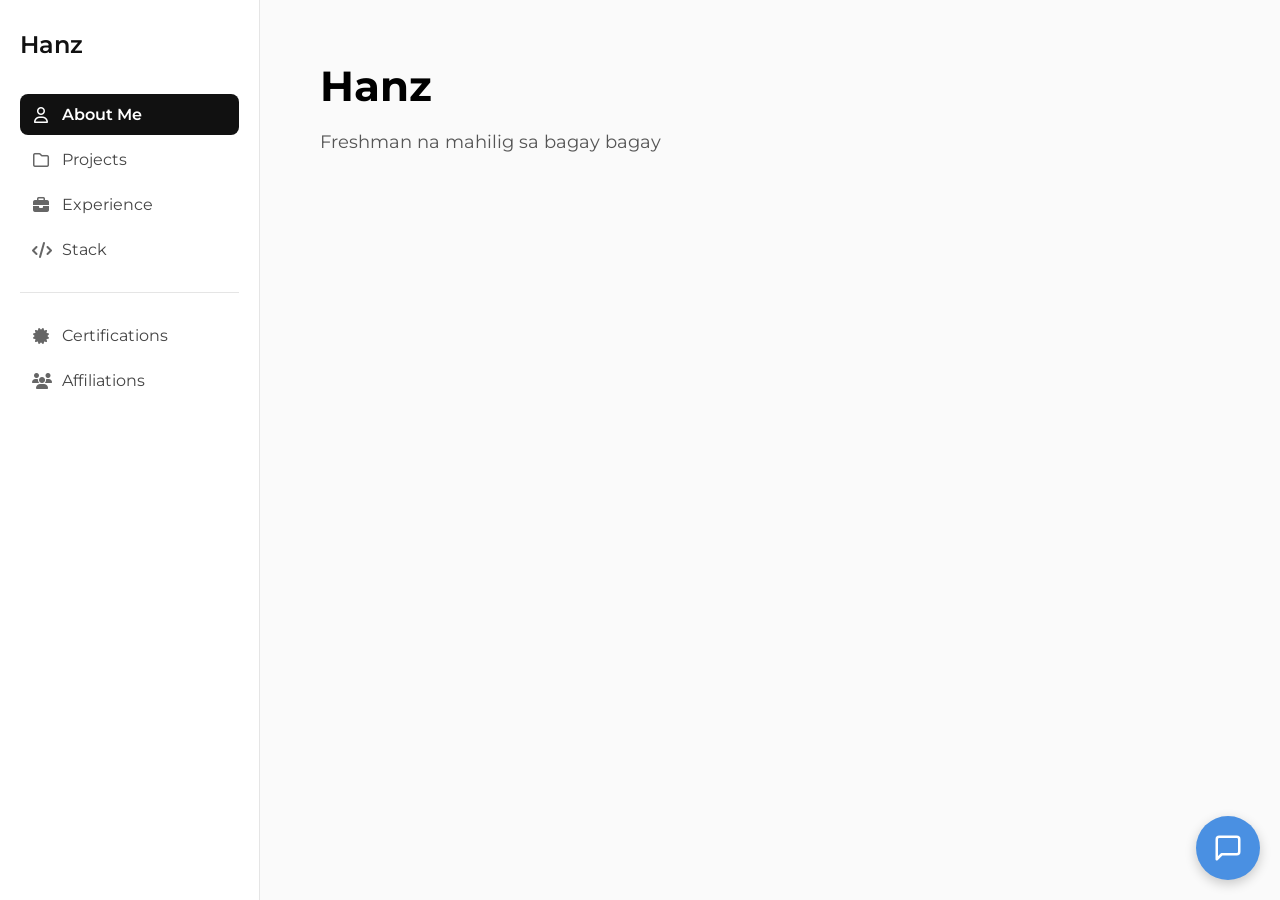
<file: index.html>
<!DOCTYPE html>
<html lang="en">
<head>
    <meta charset="UTF-8">
    <meta name="viewport" content="width=device-width, initial-scale=1.0">
    <title>Portfolio</title>

    <!-- Google Font -->
    <link rel="preconnect" href="https://fonts.googleapis.com">
    <link rel="preconnect" href="https://fonts.gstatic.com" crossorigin>
    <link href="https://fonts.googleapis.com/css2?family=Montserrat:wght@400;500;600&display=swap" rel="stylesheet">

    <!-- Font Awesome Icons -->
    <link rel="stylesheet" href="https://cdnjs.cloudflare.com/ajax/libs/font-awesome/6.7.2/css/all.min.css">

    <link rel="stylesheet" href="style.css">
</head>

<body>

    <!-- Sidebar -->
    <aside class="sidebar">

        <div class="logo">
            <h2>Hanz</h2>
        </div>

        <nav>

            <div class="section">

                <a href="index.html" class="nav-item active">
                    <i class="fa-regular fa-user"></i>
                    About Me
                </a>

                <a href="project.html" class="nav-item">
                    <i class="fa-regular fa-folder"></i>
                    Projects
                </a>

                <a href="experience.html" class="nav-item">
                    <i class="fa-solid fa-briefcase"></i>
                    Experience
                </a>

                <a href="stack.html" class="nav-item">
                    <i class="fa-solid fa-code"></i>
                    Stack
                </a>

            </div>

            <hr>

            <div class="section">

                <a href="certifications.html" class="nav-item">
                    <i class="fa-solid fa-certificate"></i>
                    Certifications
                </a>

                <a href="affiliations.html" class="nav-item">
                    <i class="fa-solid fa-users"></i>
                    Affiliations
                </a>

            </div>

        </nav>

    </aside>

    <!-- Main Content -->
    <main class="content">

        <h1>Hanz</h1>

        <p>
            Freshman na mahilig sa bagay bagay
        </p>

    </main>

    <!-- Paste before </body> -->
    <div id="chat-widget" class="chat-widget">
  <button id="chat-toggle" aria-label="Open chat">
    <svg width="30" height="30" viewBox="0 0 24 24" fill="none" stroke="currentColor" stroke-width="2" stroke-linecap="round" stroke-linejoin="round">
      <path d="M21 15a2 2 0 0 1-2 2H7l-4 4V5a2 2 0 0 1 2-2h14a2 2 0 0 1 2 2z"/>
    </svg>
  </button>
  <div id="chat-panel" class="chat-panel hidden">
    <div class="chat-header">
      <span>Support Bot</span>
      <button id="chat-close">×</button>
    </div>
    <div id="chat-messages" class="chat-messages"></div>
    <form id="chat-form" class="chat-form">
      <input id="chat-input" type="text" placeholder="Type your question..." autocomplete="off" />
      <button type="submit">Send</button>
    </form>
  </div>
</div>

<style>
  .chat-widget { position: fixed; bottom: 20px; right: 20px; z-index: 9999; }
  #chat-toggle {
    width: 64px; height: 64px; border-radius: 50%;
    border: none; background: #4A90E2; color: #fff;
    cursor: pointer; box-shadow: 0 4px 12px rgba(0,0,0,.2);
    display: flex; align-items: center; justify-content: center;
  }
  .chat-panel {
    position: absolute; bottom: 78px; right: 0;
    width: 320px; height: 420px; background: #fff;
    border-radius: 12px; box-shadow: 0 8px 24px rgba(0,0,0,.15);
    display: flex; flex-direction: column; overflow: hidden;
  }
  .chat-panel.hidden { display: none; }
  .chat-header {
    background: #4A90E2; color: #fff; padding: 12px 16px;
    display: flex; justify-content: space-between; align-items: center;
    font-weight: 600;
  }
  .chat-header button { background: none; border: none; color: #fff; font-size: 20px; cursor: pointer; }
  .chat-messages { flex: 1; padding: 12px; overflow-y: auto; display: flex; flex-direction: column; gap: 8px; }
  .msg { max-width: 80%; padding: 8px 12px; border-radius: 12px; font-size: 14px; line-height: 1.4; }
  .msg.bot { background: #f0f0f0; align-self: flex-start; border-bottom-left-radius: 4px; }
  .msg.user { background: #4A90E2; color: #fff; align-self: flex-end; border-bottom-right-radius: 4px; }
  .chat-form { display: flex; border-top: 1px solid #eee; }
  .chat-form input { flex: 1; border: none; padding: 12px; font-size: 14px; outline: none; }
  .chat-form button { border: none; background: #4A90E2; color: #fff; padding: 12px 16px; cursor: pointer; }
</style>

<script>
(function() {
  const faqs = [
    { keywords: ["opening", "launch", "start", "begin", "play", "run", "execute", "open", "game", "how to open", "how to launch", "how to play", "how to run"],
      answer: "To open the game, simply download the .rar file on your desktop then extract it and double-click the game executable, typically named (GameName).exe" },
    { keywords: ["setting", "setup", "configure", "install", "prepare", "ready", "get started", "how to start", "how to set up", "how to configure", "how to install"],
      answer: "To set up the game, download the .rar file on your desktop, extract it, and double-click the game executable, typically named (GameName).exe" },
    { keywords: ["contact", "support", "help"],
      answer: "For assistance, you can reach our support team at support@example.com or call us at (555) 123-4567, Mon–Fri 9 AM–5 PM EST." },
    { keywords: ["price", "cost", "how much", "pricing"],
      answer: "No current pricing information available. Please check our website or contact support for more details." },
    { keywords: ["contact", "human", "support", "help", "talk to"],
      answer: "You can reach our team at support@example.com or call us at (555) 123-4567, Mon–Fri 9 AM–5 PM EST." },
  ];

  const intro = "Hi! I'm here to help.\n\nWhat can I assist you with? Try asking about Opening the game, Setting it up, or Contacting support.";

  const toggle = document.getElementById('chat-toggle');
  const panel  = document.getElementById('chat-panel');
  const close  = document.getElementById('chat-close');
  const form   = document.getElementById('chat-form');
  const input  = document.getElementById('chat-input');
  const msgs   = document.getElementById('chat-messages');

  let started = false;

  function addMsg(text, role) {
    const div = document.createElement('div');
    div.className = `msg ${role}`;
    div.innerHTML = text;
    msgs.appendChild(div);
    msgs.scrollTop = msgs.scrollHeight;
  }

  function getResponse(text) {
    const lower = text.toLowerCase();
    for (const faq of faqs) {
      if (faq.keywords.some(k => lower.includes(k))) return faq.answer;
    }
    return "I'm not sure about that one. Try asking about <b>opening</b>, <b>setting up</b>, or <b>contacting support</b> — or email us at support@example.com.";
  }

  toggle.onclick = () => {
    panel.classList.toggle('hidden');
    if (!started) { addMsg(intro, 'bot'); started = true; }
    input.focus();
  };
  close.onclick = () => panel.classList.add('hidden');

  form.onsubmit = (e) => {
    e.preventDefault();
    const text = input.value.trim();
    if (!text) return;
    addMsg(text, 'user');
    input.value = '';
    setTimeout(() => addMsg(getResponse(text), 'bot'), 400);
  };
})();
</script>   

</body>
</html>
</file>
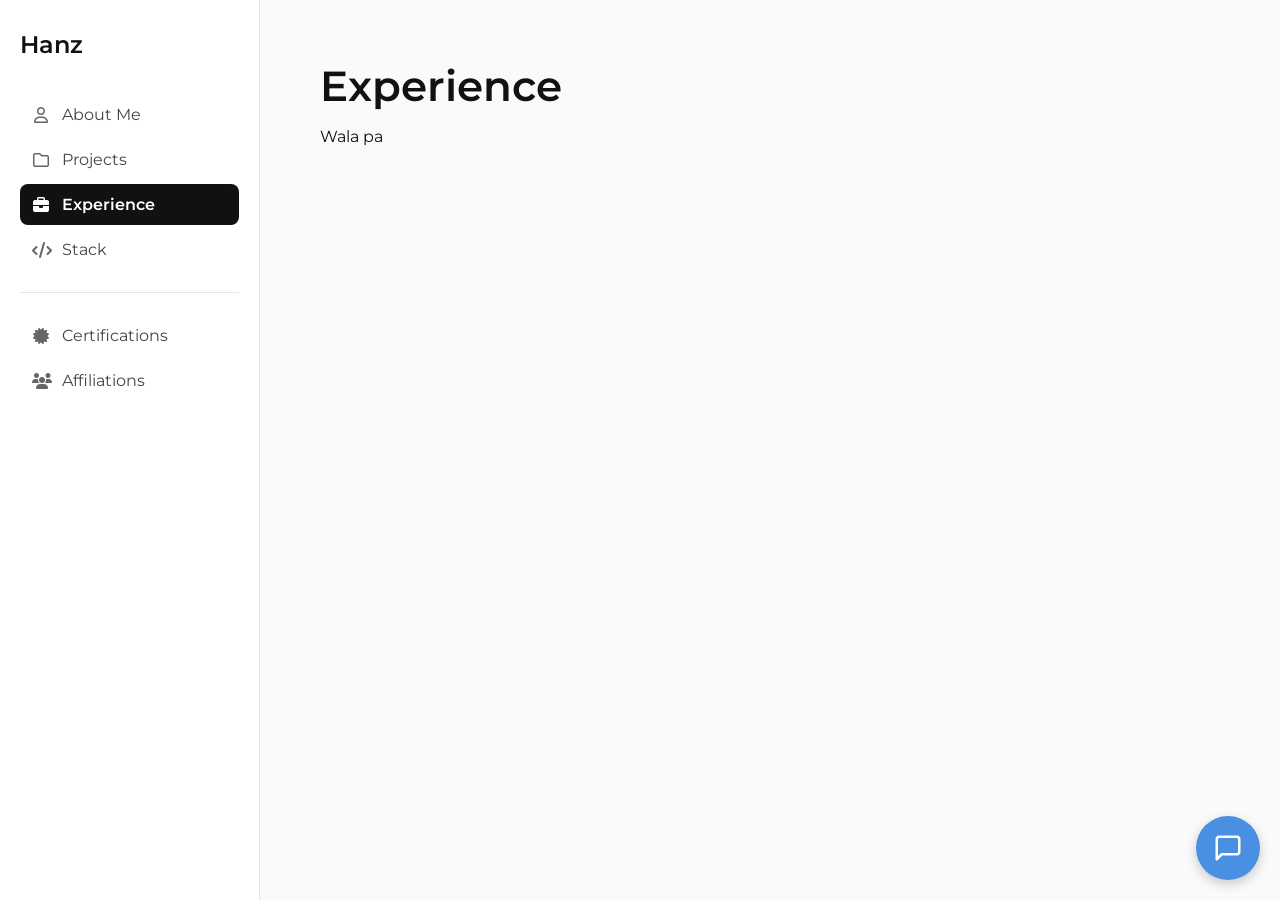
<file: experience.html>
<!DOCTYPE html>
<html lang="en">
<head>
    <meta charset="UTF-8">
    <meta name="viewport" content="width=device-width, initial-scale=1.0">
    <title>Portfolio</title>

    <!-- Google Font -->
    <link rel="preconnect" href="https://fonts.googleapis.com">
    <link rel="preconnect" href="https://fonts.gstatic.com" crossorigin>
    <link href="https://fonts.googleapis.com/css2?family=Montserrat:wght@400;500;600&display=swap" rel="stylesheet">

    <!-- Font Awesome Icons -->
    <link rel="stylesheet"
        href="https://cdnjs.cloudflare.com/ajax/libs/font-awesome/6.7.2/css/all.min.css">

    <link rel="stylesheet" href="project.css">
</head>

<body>

    <!-- Sidebar -->
    <aside class="sidebar">

        <div class="logo">
            <h2>Hanz</h2>
        </div>

        <nav>

            <div class="section">

                <a href="index.html" class="nav-item">
                    <i class="fa-regular fa-user"></i>
                    About Me
                </a>

                <a href="project.html" class="nav-item">
                    <i class="fa-regular fa-folder"></i>
                    Projects
                </a>

                <a href="experience.html" class="nav-item active">
                    <i class="fa-solid fa-briefcase"></i>
                    Experience
                </a>

                <a href="stack.html" class="nav-item">
                    <i class="fa-solid fa-code"></i>
                    Stack
                </a>

            </div>

            <hr>

            <div class="section">

                <a href="certifications.html" class="nav-item">
                    <i class="fa-solid fa-certificate"></i>
                    Certifications
                </a>

                <a href="affiliations.html" class="nav-item">
                    <i class="fa-solid fa-users"></i>
                    Affiliations
                </a>

            </div>

        </nav>

    </aside>

    <!-- Main Content -->
    <main class="content">

        <h1>Experience</h1>

        <p>
            Wala pa
        </p>

    </main>

<!-- Paste before </body> -->
    <div id="chat-widget" class="chat-widget">
  <button id="chat-toggle" aria-label="Open chat">
    <svg width="30" height="30" viewBox="0 0 24 24" fill="none" stroke="currentColor" stroke-width="2" stroke-linecap="round" stroke-linejoin="round">
      <path d="M21 15a2 2 0 0 1-2 2H7l-4 4V5a2 2 0 0 1 2-2h14a2 2 0 0 1 2 2z"/>
    </svg>
  </button>
  <div id="chat-panel" class="chat-panel hidden">
    <div class="chat-header">
      <span>Support Bot</span>
      <button id="chat-close">×</button>
    </div>
    <div id="chat-messages" class="chat-messages"></div>
    <form id="chat-form" class="chat-form">
      <input id="chat-input" type="text" placeholder="Type your question..." autocomplete="off" />
      <button type="submit">Send</button>
    </form>
  </div>
</div>

<style>
  .chat-widget { position: fixed; bottom: 20px; right: 20px; z-index: 9999; }
  #chat-toggle {
    width: 64px; height: 64px; border-radius: 50%;
    border: none; background: #4A90E2; color: #fff;
    cursor: pointer; box-shadow: 0 4px 12px rgba(0,0,0,.2);
    display: flex; align-items: center; justify-content: center;
  }
  .chat-panel {
    position: absolute; bottom: 78px; right: 0;
    width: 320px; height: 420px; background: #fff;
    border-radius: 12px; box-shadow: 0 8px 24px rgba(0,0,0,.15);
    display: flex; flex-direction: column; overflow: hidden;
  }
  .chat-panel.hidden { display: none; }
  .chat-header {
    background: #4A90E2; color: #fff; padding: 12px 16px;
    display: flex; justify-content: space-between; align-items: center;
    font-weight: 600;
  }
  .chat-header button { background: none; border: none; color: #fff; font-size: 20px; cursor: pointer; }
  .chat-messages { flex: 1; padding: 12px; overflow-y: auto; display: flex; flex-direction: column; gap: 8px; }
  .msg { max-width: 80%; padding: 8px 12px; border-radius: 12px; font-size: 14px; line-height: 1.4; }
  .msg.bot { background: #f0f0f0; align-self: flex-start; border-bottom-left-radius: 4px; }
  .msg.user { background: #4A90E2; color: #fff; align-self: flex-end; border-bottom-right-radius: 4px; }
  .chat-form { display: flex; border-top: 1px solid #eee; }
  .chat-form input { flex: 1; border: none; padding: 12px; font-size: 14px; outline: none; }
  .chat-form button { border: none; background: #4A90E2; color: #fff; padding: 12px 16px; cursor: pointer; }
</style>

<script>
(function() {
  const faqs = [
    { keywords: ["opening", "launch", "start", "begin", "play", "run", "execute", "open", "game", "how to open", "how to launch", "how to play", "how to run"],
      answer: "To open the game, simply download the .rar file on your desktop then extract it and double-click the game executable, typically named (GameName).exe" },
    { keywords: ["setting", "setup", "configure", "install", "prepare", "ready", "get started", "how to start", "how to set up", "how to configure", "how to install"],
      answer: "To set up the game, download the .rar file on your desktop, extract it, and double-click the game executable, typically named (GameName).exe" },
    { keywords: ["contact", "support", "help"],
      answer: "For assistance, you can reach our support team at support@example.com or call us at (555) 123-4567, Mon–Fri 9 AM–5 PM EST." },
    { keywords: ["price", "cost", "how much", "pricing"],
      answer: "No current pricing information available. Please check our website or contact support for more details." },
    { keywords: ["contact", "human", "support", "help", "talk to"],
      answer: "You can reach our team at support@example.com or call us at (555) 123-4567, Mon–Fri 9 AM–5 PM EST." },
  ];

  const intro = "Hi! I'm here to help.\n\nWhat can I assist you with? Try asking about Opening the game, Setting it up, or Contacting support.";

  const toggle = document.getElementById('chat-toggle');
  const panel  = document.getElementById('chat-panel');
  const close  = document.getElementById('chat-close');
  const form   = document.getElementById('chat-form');
  const input  = document.getElementById('chat-input');
  const msgs   = document.getElementById('chat-messages');

  let started = false;

  function addMsg(text, role) {
    const div = document.createElement('div');
    div.className = `msg ${role}`;
    div.innerHTML = text;
    msgs.appendChild(div);
    msgs.scrollTop = msgs.scrollHeight;
  }

  function getResponse(text) {
    const lower = text.toLowerCase();
    for (const faq of faqs) {
      if (faq.keywords.some(k => lower.includes(k))) return faq.answer;
    }
    return "I'm not sure about that one. Try asking about <b>opening</b>, <b>setting up</b>, or <b>contacting support</b> — or email us at support@example.com.";
  }

  toggle.onclick = () => {
    panel.classList.toggle('hidden');
    if (!started) { addMsg(intro, 'bot'); started = true; }
    input.focus();
  };
  close.onclick = () => panel.classList.add('hidden');

  form.onsubmit = (e) => {
    e.preventDefault();
    const text = input.value.trim();
    if (!text) return;
    addMsg(text, 'user');
    input.value = '';
    setTimeout(() => addMsg(getResponse(text), 'bot'), 400);
  };
})();
</script>   

</body>
</html>
</file>
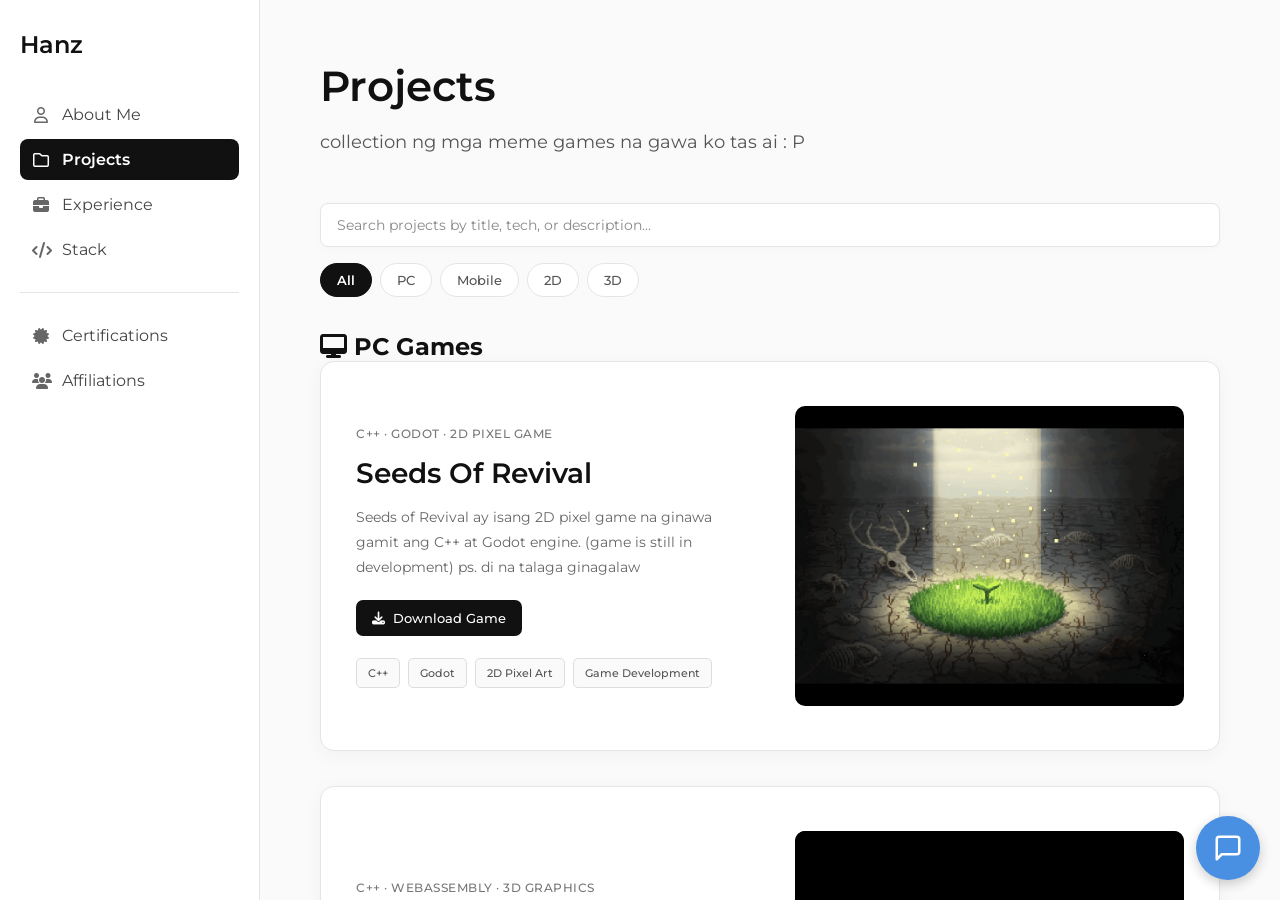
<file: project.html>
<!DOCTYPE html>
<html lang="en">

<head>

    <meta charset="UTF-8">

    <meta name="viewport" content="width=device-width, initial-scale=1.0">

    <title>Portfolio - Projects</title>


    <!-- Google Font -->
    <link rel="preconnect" href="https://fonts.googleapis.com">

    <link rel="preconnect" href="https://fonts.gstatic.com" crossorigin>

    <link
        href="https://fonts.googleapis.com/css2?family=Montserrat:wght@400;500;600&display=swap"
        rel="stylesheet"
    >


    <!-- Font Awesome Icons -->
    <link
        rel="stylesheet"
        href="https://cdnjs.cloudflare.com/ajax/libs/font-awesome/6.7.2/css/all.min.css"
    >


    <!-- Project CSS -->
    <link rel="stylesheet" href="project.css">

</head>


<body>


    <!-- ==========================================
         SIDEBAR
    =========================================== -->

    <aside class="sidebar">


        <div class="logo">

            <h2>Hanz</h2>

        </div>


        <nav>


            <div class="section">


                <a href="index.html" class="nav-item">

                    <i class="fa-regular fa-user"></i>

                    About Me

                </a>


                <a href="project.html" class="nav-item active">

                    <i class="fa-regular fa-folder"></i>

                    Projects

                </a>


                <a href="experience.html" class="nav-item">

                    <i class="fa-solid fa-briefcase"></i>

                    Experience

                </a>


                <a href="stack.html" class="nav-item">

                    <i class="fa-solid fa-code"></i>

                    Stack

                </a>


            </div>


            <hr>


            <div class="section">


                <a href="certifications.html" class="nav-item">

                    <i class="fa-solid fa-certificate"></i>

                    Certifications

                </a>


                <a href="affiliations.html" class="nav-item">

                    <i class="fa-solid fa-users"></i>

                    Affiliations

                </a>


            </div>


        </nav>


    </aside>



    <!-- ==========================================
         MAIN CONTENT
    =========================================== -->

    <main class="content">

    <h1>Projects</h1>

    <p class="projects-intro">
        collection ng mga meme games na gawa ko tas ai : P
    </p>

    <!-- SEARCH & FILTER CONTROLS -->
    <div class="project-controls">
        <input 
            type="text" 
            id="projectSearch" 
            placeholder="Search projects by title, tech, or description..." 
            onkeyup="filterProjects()"
        >

        <div class="filter-tabs">
            <button class="filter-btn active" data-category="all" onclick="toggleFilter('all', this)">All</button>
            <button class="filter-btn" data-category="pc" onclick="toggleFilter('pc', this)">PC</button>
            <button class="filter-btn" data-category="mobile" onclick="toggleFilter('mobile', this)">Mobile</button>
            <button class="filter-btn" data-category="2d" onclick="toggleFilter('2d', this)">2D</button>
            <button class="filter-btn" data-category="3d" onclick="toggleFilter('3d', this)">3D</button>
        </div>
    </div>

    <!-- PC GAMES SECTION -->
    <section class="game-category-section" id="pc-section">
        <h2 class="section-title"><i class="fa-solid fa-desktop"></i> PC Games</h2>

        <!-- SEEDS OF REVIVAL -->
        <article class="project-card" data-platform="pc" data-dimension="2d">
            <div class="project-info">
                <span class="project-category">C++ · Godot · 2D Pixel Game</span>
                <h2>Seeds Of Revival</h2>
                <p>
                    Seeds of Revival ay isang 2D pixel game na ginawa gamit ang C++ at Godot engine.
                    (game is still in development) ps. di na talaga ginagalaw
                </p>
                <a href="games/SeedsOfRevival.rar" class="download-button" download>
                    <i class="fa-solid fa-download"></i> Download Game
                </a>
                <div class="project-tech">
                    <span>C++</span>
                    <span>Godot</span>
                    <span>2D Pixel Art</span>
                    <span>Game Development</span>
                </div>
            </div>
            <div class="project-media">
                <img src="gifs/SeedsOfRevival.gif" alt="Seeds Of Revival gameplay preview" class="project-gif">
            </div>
        </article>

        <!-- 3D ROTATING CUBE -->
        <article class="project-card" data-platform="pc" data-dimension="3d">
            <div class="project-info">
                <span class="project-category">C++ · WebAssembly · 3D Graphics</span>
                <h2>3D Rotating Cube</h2>
                <p>
                    3D cube na may basic na rotation at projection, gamit ang C++ at WebAssembly para sa mabilis na performance sa browser.
                </p>
                <div class="project-tech">
                    <span>C++</span>
                    <span>WebAssembly</span>
                    <span>Emscripten</span>
                    <span>JavaScript</span>
                </div>
            </div>
            <div class="project-media">
                <canvas id="cubeCanvas3D" width="800" height="600"></canvas>
            </div>
        </article>

        <!-- FETI BIRD -->
        <article class="project-card" data-platform="pc" data-dimension="2d">
            <div class="project-info">
                <span class="project-category">C++ · SFML · 2D Game · Game Development · Microsoft Visual Studio</span>
                <h2>Feti Bird</h2>
                <p>
                    Feti Bird ay isang 2D flappy bird game na ginawa gamit ang C++ at SFML library.
                    (game is still in development)
                </p>
                <a href="games/FetiBird.rar" class="download-button" download>
                    <i class="fa-solid fa-download"></i> Download Game
                </a>
                <div class="project-tech">
                    <span>C++</span>
                    <span>SFML</span>
                    <span>2D Game</span>
                    <span>Game Development</span>
                    <span>Microsoft Visual Studio</span>
                </div>
            </div>
            <div class="project-media">
                <img src="gifs/FetiBird.gif" alt="Feti Bird gameplay preview" class="project-gif">
            </div>
        </article>

        <!-- FCU PUNCH -->
        <article class="project-card" data-platform="pc" data-dimension="2d">
            <div class="project-info">
                <span class="project-category">C++ · SFML · 2D Game · Game Development · Microsoft Visual Studio</span>
                <h2>FCU Punch</h2>
                <p>
                    FCU Punch ay isang 2D fighting game na ginawa gamit ang C++ at SFML library.
                    (game is still in development)
                </p>
                <a href="games/FCUPunch.rar" class="download-button" download>
                    <i class="fa-solid fa-download"></i> Download Game
                </a>
                <div class="project-tech">
                    <span>C++</span>
                    <span>SFML</span>
                    <span>2D Game</span>
                    <span>Game Development</span>
                    <span>Microsoft Visual Studio</span>
                </div>
            </div>
            <div class="project-media">
                <img src="gifs/FCUPunch.gif" alt="FCU Punch gameplay preview" class="project-gif">
            </div>
        </article>
    </section>

    <!-- RCraft -->
        <article class="project-card" data-platform="pc" data-dimension="2d">
            <div class="project-info">
                <span class="project-category">C++ · SDL3 · Retro · Game Development · Microsoft Visual Studio</span>
                <h2>RCraft</h2>
                <p>
                    RCraft ay isang 2D retro game na ginawa gamit ang C++ at SDL3 library.
                    (game is still in development)
                </p>
                <a href="games/RCraft.rar" class="download-button" download>
                    <i class="fa-solid fa-download"></i> Download Game
                </a>
                <div class="project-tech">
                    <span>C++</span>
                    <span>SDL3</span>
                    <span>Retro Game</span>
                    <span>Game Development</span>
                    <span>Microsoft Visual Studio</span>
                </div>
            </div>
            <div class="project-media">
                <img src="gifs/RCraft.gif" alt="RCraft gameplay preview" class="project-gif">
            </div>
        </article>
    </section>

    <!-- MOBILE GAMES SECTION -->
    <section class="game-category-section" id="mobile-section">
        <h2 class="section-title"><i class="fa-solid fa-mobile-screen-button"></i> Mobile Games</h2>

        <!-- STIKMP -->
        <article class="project-card" data-platform="mobile" data-dimension="2d">
            <div class="project-info">
                <span class="project-category">C++ · SDL3 · Punching Game · Game Development · Microsoft Visual Studio</span>
                <h2>StikMP</h2>
                <p>
                    StikMP ay isang 2D punching game na ginawa gamit ang C++ at SDL3 library.
                    (game is still in development)
                </p>
                <a href="games/StikMP.apk" class="download-button" download>
                    <i class="fa-solid fa-download"></i> Download APK
                </a>
                <div class="project-tech">
                    <span>C++</span>
                    <span>SDL3</span>
                    <span>2D Game</span>
                    <span>Game Development</span>
                    <span>Microsoft Visual Studio</span>
                </div>
            </div>
            <div class="project-media">
                <img src="gifs/StikMP.gif" alt="StikMP gameplay preview" class="project-gif">
            </div>
        </article>

        <!-- STIKMP -->
        <article class="project-card" data-platform="mobile" data-dimension="2d">
            <div class="project-info">
                <span class="project-category">C++ · SDL3 · Stickman · Game Development · Microsoft Visual Studio</span>
                <h2>StikRTS</h2>
                <p>
                    StikRTS ay isang 2D stickman game na ginawa gamit ang C++ at SDL3 library.
                    (game is still in development)
                </p>
                <a href="games/StikRTS.apk" class="download-button" download>
                    <i class="fa-solid fa-download"></i> Download APK
                </a>
                <div class="project-tech">
                    <span>C++</span>
                    <span>SDL3</span>
                    <span>2D Game</span>
                    <span>Game Development</span>
                    <span>Microsoft Visual Studio</span>
                </div>
            </div>
            <div class="project-media">
                <img src="gifs/StikRTS.gif" alt="StikRTS gameplay preview" class="project-gif">
            </div>
        </article>

        

</main>

<script>
        const activeFilters = new Set();

        function toggleFilter(category, btnElement) {
            if (category === 'all') {
                activeFilters.clear();
                document.querySelectorAll('.filter-btn').forEach(btn => btn.classList.remove('active'));
                btnElement.classList.add('active');
            } else {
                const allBtn = document.querySelector('.filter-btn[data-category="all"]');
                if (allBtn) allBtn.classList.remove('active');

                if (activeFilters.has(category)) {
                    activeFilters.delete(category);
                    btnElement.classList.remove('active');
                } else {
                    activeFilters.add(category);
                    btnElement.classList.add('active');
                }

                if (activeFilters.size === 0 && allBtn) {
                    allBtn.classList.add('active');
                }
            }

            filterProjects();
        }

        function filterProjects() {
            const query = document.getElementById('projectSearch').value.toLowerCase();
            const sections = document.querySelectorAll('.game-category-section');

            sections.forEach(section => {
                const cards = section.querySelectorAll('.project-card');
                let visibleCardCount = 0;

                cards.forEach(card => {
                    const platform = card.getAttribute('data-platform');
                    const dimension = card.getAttribute('data-dimension');
                    const contentText = card.innerText.toLowerCase();

                    // Check if card meets ALL active filter conditions
                    let matchesCategories = true;
                    activeFilters.forEach(filter => {
                        if (filter !== platform && filter !== dimension) {
                            matchesCategories = false;
                        }
                    });

                    // Search input check
                    const matchesSearch = contentText.includes(query);

                    if (matchesCategories && matchesSearch) {
                        card.style.display = "flex";
                        visibleCardCount++;
                    } else {
                        card.style.display = "none";
                    }
                });

                // Hide section heading if zero cards match inside that section
                if (visibleCardCount > 0) {
                    section.style.display = "block";
                } else {
                    section.style.display = "none";
                }
            });
        }
    </script>



    <!-- ==========================================
         WEBASSEMBLY MODULE
    =========================================== -->

    <script>

        var Module = {

            onRuntimeInitialized: function () {

                console.log("C++ WebAssembly loaded!");

                startCube();

            }

        };

    </script>


    <!-- WebAssembly JavaScript -->
    <script src="cube.js"></script>



    <!-- ==========================================
         3D CUBE JAVASCRIPT
    =========================================== -->

    <script>


        const canvas =
            document.getElementById("cubeCanvas3D");


        const ctx =
            canvas.getContext("2d");


        let angle = 0;



        /*
         * Cube edges
         */

        const edges = [

            [0, 1, "magenta"],
            [1, 2, "blue"],
            [2, 3, "magenta"],
            [3, 0, "blue"],

            [4, 5, "blue"],
            [5, 6, "magenta"],
            [6, 7, "blue"],
            [7, 4, "magenta"],

            [0, 4, "magenta"],
            [1, 5, "blue"],
            [2, 6, "magenta"],
            [3, 7, "blue"]

        ];



        /*
         * Start animation
         */

        function startCube() {

            requestAnimationFrame(drawCube);

        }



        /*
         * Draw cube
         */

        function drawCube() {


            /*
             * Send rotation angle
             * to C++ WebAssembly
             */

            Module._project_cube(angle);



            /*
             * Clear canvas
             */

            ctx.fillStyle = "black";

            ctx.fillRect(
                0,
                0,
                canvas.width,
                canvas.height
            );



            /*
             * Draw cube edges
             */

            for (const edge of edges) {


                const a = edge[0];

                const b = edge[1];

                const color = edge[2];



                /*
                 * Point A
                 */

                const ax =
                    Module._get_point_x(a);

                const ay =
                    Module._get_point_y(a);



                /*
                 * Point B
                 */

                const bx =
                    Module._get_point_x(b);

                const by =
                    Module._get_point_y(b);



                /*
                 * Draw line
                 */

                ctx.beginPath();

                ctx.moveTo(ax, ay);

                ctx.lineTo(bx, by);

                ctx.strokeStyle = color;

                ctx.lineWidth = 2;

                ctx.stroke();

            }



            /*
             * Rotation speed
             */

            angle += 0.5;



            /*
             * Continue animation
             */

            requestAnimationFrame(drawCube);

        }


    </script>

<!-- Paste before </body> -->
    <div id="chat-widget" class="chat-widget">
  <button id="chat-toggle" aria-label="Open chat">
    <svg width="30" height="30" viewBox="0 0 24 24" fill="none" stroke="currentColor" stroke-width="2" stroke-linecap="round" stroke-linejoin="round">
      <path d="M21 15a2 2 0 0 1-2 2H7l-4 4V5a2 2 0 0 1 2-2h14a2 2 0 0 1 2 2z"/>
    </svg>
  </button>
  <div id="chat-panel" class="chat-panel hidden">
    <div class="chat-header">
      <span>Support Bot</span>
      <button id="chat-close">×</button>
    </div>
    <div id="chat-messages" class="chat-messages"></div>
    <form id="chat-form" class="chat-form">
      <input id="chat-input" type="text" placeholder="Type your question..." autocomplete="off" />
      <button type="submit">Send</button>
    </form>
  </div>
</div>

<style>
  .chat-widget { position: fixed; bottom: 20px; right: 20px; z-index: 9999; }
  #chat-toggle {
    width: 64px; height: 64px; border-radius: 50%;
    border: none; background: #4A90E2; color: #fff;
    cursor: pointer; box-shadow: 0 4px 12px rgba(0,0,0,.2);
    display: flex; align-items: center; justify-content: center;
  }
  .chat-panel {
    position: absolute; bottom: 78px; right: 0;
    width: 320px; height: 420px; background: #fff;
    border-radius: 12px; box-shadow: 0 8px 24px rgba(0,0,0,.15);
    display: flex; flex-direction: column; overflow: hidden;
  }
  .chat-panel.hidden { display: none; }
  .chat-header {
    background: #4A90E2; color: #fff; padding: 12px 16px;
    display: flex; justify-content: space-between; align-items: center;
    font-weight: 600;
  }
  .chat-header button { background: none; border: none; color: #fff; font-size: 20px; cursor: pointer; }
  .chat-messages { flex: 1; padding: 12px; overflow-y: auto; display: flex; flex-direction: column; gap: 8px; }
  .msg { max-width: 80%; padding: 8px 12px; border-radius: 12px; font-size: 14px; line-height: 1.4; }
  .msg.bot { background: #f0f0f0; align-self: flex-start; border-bottom-left-radius: 4px; }
  .msg.user { background: #4A90E2; color: #fff; align-self: flex-end; border-bottom-right-radius: 4px; }
  .chat-form { display: flex; border-top: 1px solid #eee; }
  .chat-form input { flex: 1; border: none; padding: 12px; font-size: 14px; outline: none; }
  .chat-form button { border: none; background: #4A90E2; color: #fff; padding: 12px 16px; cursor: pointer; }
</style>

<script>
(function() {
  const faqs = [
    { keywords: ["opening", "launch", "start", "begin", "play", "run", "execute", "open", "game", "how to open", "how to launch", "how to play", "how to run"],
      answer: "To open the game, simply download the .rar file on your desktop then extract it and double-click the game executable, typically named (GameName).exe" },
    { keywords: ["setting", "setup", "configure", "install", "prepare", "ready", "get started", "how to start", "how to set up", "how to configure", "how to install"],
      answer: "To set up the game, download the .rar file on your desktop, extract it, and double-click the game executable, typically named (GameName).exe" },
    { keywords: ["contact", "support", "help"],
      answer: "For assistance, you can reach our support team at support@example.com or call us at (555) 123-4567, Mon–Fri 9 AM–5 PM EST." },
    { keywords: ["price", "cost", "how much", "pricing"],
      answer: "No current pricing information available. Please check our website or contact support for more details." },
    { keywords: ["contact", "human", "support", "help", "talk to"],
      answer: "You can reach our team at support@example.com or call us at (555) 123-4567, Mon–Fri 9 AM–5 PM EST." },
  ];

  const intro = "Hi! I'm here to help.\n\nWhat can I assist you with? Try asking about Opening the game, Setting it up, or Contacting support.";

  const toggle = document.getElementById('chat-toggle');
  const panel  = document.getElementById('chat-panel');
  const close  = document.getElementById('chat-close');
  const form   = document.getElementById('chat-form');
  const input  = document.getElementById('chat-input');
  const msgs   = document.getElementById('chat-messages');

  let started = false;

  function addMsg(text, role) {
    const div = document.createElement('div');
    div.className = `msg ${role}`;
    div.innerHTML = text;
    msgs.appendChild(div);
    msgs.scrollTop = msgs.scrollHeight;
  }

  function getResponse(text) {
    const lower = text.toLowerCase();
    for (const faq of faqs) {
      if (faq.keywords.some(k => lower.includes(k))) return faq.answer;
    }
    return "I'm not sure about that one. Try asking about <b>opening</b>, <b>setting up</b>, or <b>contacting support</b> — or email us at support@example.com.";
  }

  toggle.onclick = () => {
    panel.classList.toggle('hidden');
    if (!started) { addMsg(intro, 'bot'); started = true; }
    input.focus();
  };
  close.onclick = () => panel.classList.add('hidden');

  form.onsubmit = (e) => {
    e.preventDefault();
    const text = input.value.trim();
    if (!text) return;
    addMsg(text, 'user');
    input.value = '';
    setTimeout(() => addMsg(getResponse(text), 'bot'), 400);
  };
})();
</script>   

</body>

</html>
</file>
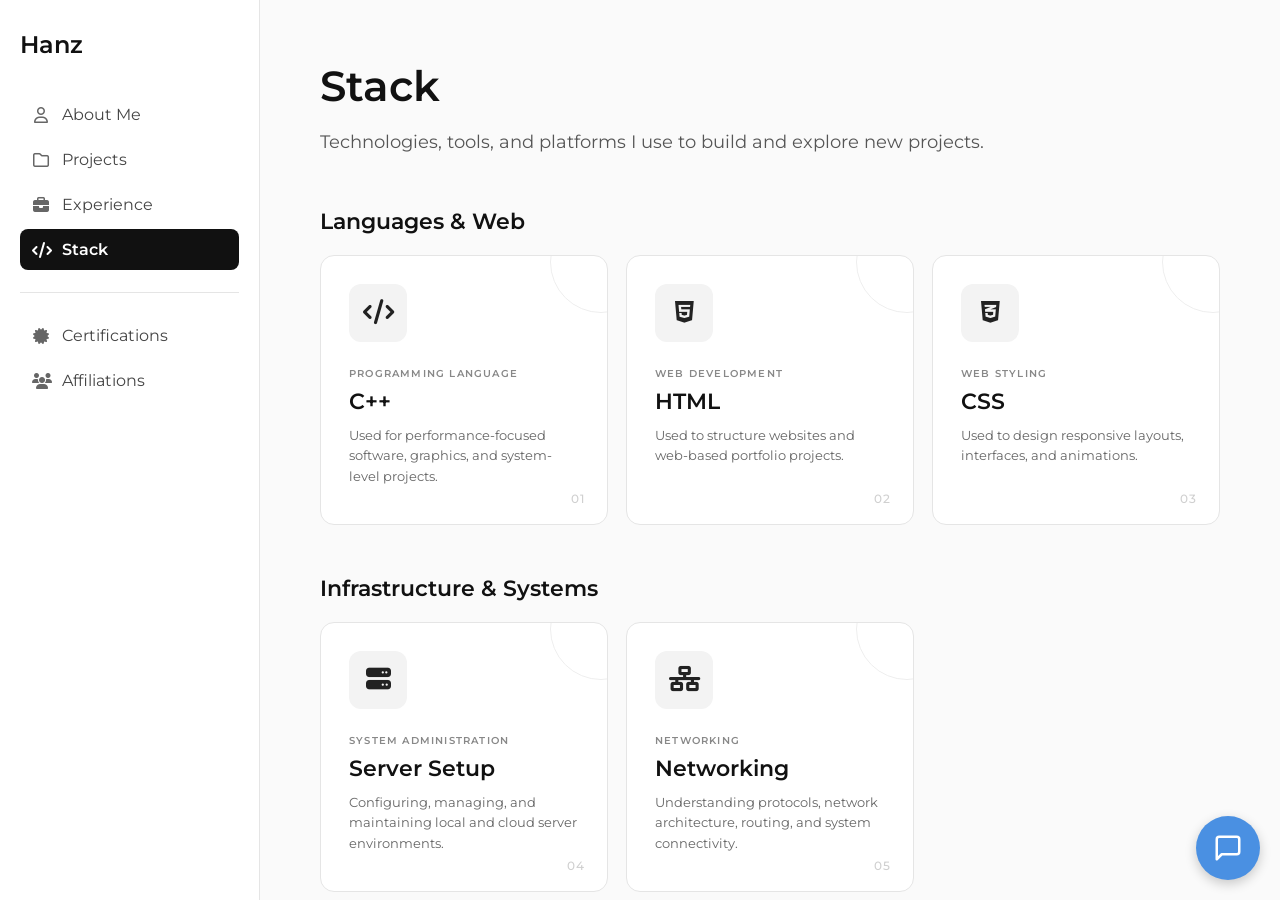
<file: stack.html>
<!DOCTYPE html>
<html lang="en">

<head>
    <meta charset="UTF-8">
    <meta name="viewport" content="width=device-width, initial-scale=1.0">

    <title>Stack | Hanz</title>

    <link rel="preconnect" href="https://fonts.googleapis.com">
    <link rel="preconnect" href="https://fonts.gstatic.com" crossorigin>
    <link href="https://fonts.googleapis.com/css2?family=Montserrat:wght@400;500;600&display=swap" rel="stylesheet">

    <link rel="stylesheet" href="https://cdnjs.cloudflare.com/ajax/libs/font-awesome/6.7.2/css/all.min.css">

    <link rel="stylesheet" href="stack.css">
</head>

<body>

    <aside class="sidebar">

        <div class="logo">
            <h2>Hanz</h2>
        </div>

        <nav aria-label="Main Navigation">

            <div class="section">

                <a href="index.html" class="nav-item">
                    <i class="fa-regular fa-user" aria-hidden="true"></i>
                    About Me
                </a>

                <a href="project.html" class="nav-item">
                    <i class="fa-regular fa-folder" aria-hidden="true"></i>
                    Projects
                </a>

                <a href="experience.html" class="nav-item">
                    <i class="fa-solid fa-briefcase" aria-hidden="true"></i>
                    Experience
                </a>

                <a href="stack.html" class="nav-item active">
                    <i class="fa-solid fa-code" aria-hidden="true"></i>
                    Stack
                </a>

            </div>

            <hr>

            <div class="section">

                <a href="certifications.html" class="nav-item">
                    <i class="fa-solid fa-certificate" aria-hidden="true"></i>
                    Certifications
                </a>

                <a href="affiliations.html" class="nav-item">
                    <i class="fa-solid fa-users" aria-hidden="true"></i>
                    Affiliations
                </a>

            </div>

        </nav>

    </aside>

    <main class="content">

    <h1>Stack</h1>

    <p class="intro">
        Technologies, tools, and platforms I use to build
        and explore new projects.
    </p>


    <!-- =========================
         Languages & Web
         ========================= -->

    <section class="stack-category">

        <h2>Languages & Web</h2>

        <div class="card-grid">

            <!-- C++ -->
            <div class="tech-card">
                <div class="card-icon">
                    <i class="fa-solid fa-code" aria-hidden="true"></i>
                </div>
                <div class="card-content">
                    <span class="card-label">PROGRAMMING LANGUAGE</span>
                    <h3>C++</h3>
                    <p>Used for performance-focused software, graphics, and system-level projects.</p>
                </div>
                <div class="card-number" aria-hidden="true">01</div>
            </div>

            <!-- HTML -->
            <div class="tech-card">
                <div class="card-icon">
                    <i class="fa-brands fa-html5" aria-hidden="true"></i>
                </div>
                <div class="card-content">
                    <span class="card-label">WEB DEVELOPMENT</span>
                    <h3>HTML</h3>
                    <p>Used to structure websites and web-based portfolio projects.</p>
                </div>
                <div class="card-number" aria-hidden="true">02</div>
            </div>

            <!-- CSS -->
            <div class="tech-card">
                <div class="card-icon">
                    <i class="fa-brands fa-css3-alt" aria-hidden="true"></i>
                </div>
                <div class="card-content">
                    <span class="card-label">WEB STYLING</span>
                    <h3>CSS</h3>
                    <p>Used to design responsive layouts, interfaces, and animations.</p>
                </div>
                <div class="card-number" aria-hidden="true">03</div>
            </div>

        </div>

    </section>


    <!-- =========================
         Infrastructure & Systems
         ========================= -->

    <section class="stack-category">

        <h2>Infrastructure & Systems</h2>

        <div class="card-grid">

            <!-- Server Setup -->
            <div class="tech-card">
                <div class="card-icon">
                    <i class="fa-solid fa-server" aria-hidden="true"></i>
                </div>
                <div class="card-content">
                    <span class="card-label">SYSTEM ADMINISTRATION</span>
                    <h3>Server Setup</h3>
                    <p>Configuring, managing, and maintaining local and cloud server environments.</p>
                </div>
                <div class="card-number" aria-hidden="true">04</div>
            </div>

            <!-- Networking -->
            <div class="tech-card">
                <div class="card-icon">
                    <i class="fa-solid fa-network-wired" aria-hidden="true"></i>
                </div>
                <div class="card-content">
                    <span class="card-label">NETWORKING</span>
                    <h3>Networking</h3>
                    <p>Understanding protocols, network architecture, routing, and system connectivity.</p>
                </div>
                <div class="card-number" aria-hidden="true">05</div>
            </div>

        </div>

    </section>


    <!-- =========================
         Development Tools
         ========================= -->

    <section class="stack-category">

        <h2>Development Tools</h2>

        <div class="card-grid">

            <!-- Microsoft Visual Studio -->
            <div class="tech-card">
                <div class="card-icon">
                    <i class="fa-solid fa-laptop-code" aria-hidden="true"></i>
                </div>
                <div class="card-content">
                    <span class="card-label">IDE</span>
                    <h3>Microsoft Visual Studio</h3>
                    <p>Development environment used for building and debugging applications.</p>
                </div>
                <div class="card-number" aria-hidden="true">06</div>
            </div>

            <!-- Godot -->
            <div class="tech-card">
                <div class="card-icon">
                    <i class="fa-solid fa-gamepad" aria-hidden="true"></i>
                </div>
                <div class="card-content">
                    <span class="card-label">GAME ENGINE</span>
                    <h3>Godot</h3>
                    <p>Open-source game engine used for interactive and game development.</p>
                </div>
                <div class="card-number" aria-hidden="true">07</div>
            </div>

        </div>

    </section>


    <!-- =========================
         Version Control
         ========================= -->

    <section class="stack-category">

        <h2>Version Control</h2>

        <div class="card-grid">

            <!-- Git -->
            <div class="tech-card">
                <div class="card-icon">
                    <i class="fa-brands fa-git-alt" aria-hidden="true"></i>
                </div>
                <div class="card-content">
                    <span class="card-label">VERSION CONTROL</span>
                    <h3>Git</h3>
                    <p>Used to track changes and manage different versions of projects.</p>
                </div>
                <div class="card-number" aria-hidden="true">08</div>
            </div>

            <!-- GitHub -->
            <div class="tech-card">
                <div class="card-icon">
                    <i class="fa-brands fa-github" aria-hidden="true"></i>
                </div>
                <div class="card-content">
                    <span class="card-label">CODE HOSTING</span>
                    <h3>GitHub</h3>
                    <p>Used to host repositories and collaborate on software projects.</p>
                </div>
                <div class="card-number" aria-hidden="true">09</div>
            </div>

        </div>

    </section>


    <!-- =========================
         AI Tools
         ========================= -->

    <section class="stack-category">

        <h2>AI Tools</h2>

        <div class="card-grid">

            <!-- ChatGPT -->
            <div class="tech-card">
                <div class="card-icon">
                    <i class="fa-solid fa-robot" aria-hidden="true"></i>
                </div>
                <div class="card-content">
                    <span class="card-label">AI ASSISTANT</span>
                    <h3>ChatGPT</h3>
                    <p>Used for problem solving, learning, brainstorming, and development support.</p>
                </div>
                <div class="card-number" aria-hidden="true">10</div>
            </div>

            <!-- Cursor -->
            <div class="tech-card">
                <div class="card-icon">
                    <i class="fa-solid fa-code-merge" aria-hidden="true"></i>
                </div>
                <div class="card-content">
                    <span class="card-label">AI CODE EDITOR</span>
                    <h3>Cursor</h3>
                    <p>AI-powered development environment used for coding and project work.</p>
                </div>
                <div class="card-number" aria-hidden="true">11</div>
            </div>

            <!-- Gemini -->
            <div class="tech-card">
                <div class="card-icon">
                    <i class="fa-solid fa-wand-magic-sparkles" aria-hidden="true"></i>
                </div>
                <div class="card-content">
                    <span class="card-label">AI ASSISTANT</span>
                    <h3>Gemini</h3>
                    <p>Used for research, brainstorming, and development assistance.</p>
                </div>
                <div class="card-number" aria-hidden="true">12</div>
            </div>

        </div>

    </section>

</main>

<!-- Paste before </body> -->
    <div id="chat-widget" class="chat-widget">
  <button id="chat-toggle" aria-label="Open chat">
    <svg width="30" height="30" viewBox="0 0 24 24" fill="none" stroke="currentColor" stroke-width="2" stroke-linecap="round" stroke-linejoin="round">
      <path d="M21 15a2 2 0 0 1-2 2H7l-4 4V5a2 2 0 0 1 2-2h14a2 2 0 0 1 2 2z"/>
    </svg>
  </button>
  <div id="chat-panel" class="chat-panel hidden">
    <div class="chat-header">
      <span>Support Bot</span>
      <button id="chat-close">×</button>
    </div>
    <div id="chat-messages" class="chat-messages"></div>
    <form id="chat-form" class="chat-form">
      <input id="chat-input" type="text" placeholder="Type your question..." autocomplete="off" />
      <button type="submit">Send</button>
    </form>
  </div>
</div>

<style>
  .chat-widget { position: fixed; bottom: 20px; right: 20px; z-index: 9999; }
  #chat-toggle {
    width: 64px; height: 64px; border-radius: 50%;
    border: none; background: #4A90E2; color: #fff;
    cursor: pointer; box-shadow: 0 4px 12px rgba(0,0,0,.2);
    display: flex; align-items: center; justify-content: center;
  }
  .chat-panel {
    position: absolute; bottom: 78px; right: 0;
    width: 320px; height: 420px; background: #fff;
    border-radius: 12px; box-shadow: 0 8px 24px rgba(0,0,0,.15);
    display: flex; flex-direction: column; overflow: hidden;
  }
  .chat-panel.hidden { display: none; }
  .chat-header {
    background: #4A90E2; color: #fff; padding: 12px 16px;
    display: flex; justify-content: space-between; align-items: center;
    font-weight: 600;
  }
  .chat-header button { background: none; border: none; color: #fff; font-size: 20px; cursor: pointer; }
  .chat-messages { flex: 1; padding: 12px; overflow-y: auto; display: flex; flex-direction: column; gap: 8px; }
  .msg { max-width: 80%; padding: 8px 12px; border-radius: 12px; font-size: 14px; line-height: 1.4; }
  .msg.bot { background: #f0f0f0; align-self: flex-start; border-bottom-left-radius: 4px; }
  .msg.user { background: #4A90E2; color: #fff; align-self: flex-end; border-bottom-right-radius: 4px; }
  .chat-form { display: flex; border-top: 1px solid #eee; }
  .chat-form input { flex: 1; border: none; padding: 12px; font-size: 14px; outline: none; }
  .chat-form button { border: none; background: #4A90E2; color: #fff; padding: 12px 16px; cursor: pointer; }
</style>

<script>
(function() {
  const faqs = [
    { keywords: ["opening", "launch", "start", "begin", "play", "run", "execute", "open", "game", "how to open", "how to launch", "how to play", "how to run"],
      answer: "To open the game, simply download the .rar file on your desktop then extract it and double-click the game executable, typically named (GameName).exe" },
    { keywords: ["setting", "setup", "configure", "install", "prepare", "ready", "get started", "how to start", "how to set up", "how to configure", "how to install"],
      answer: "To set up the game, download the .rar file on your desktop, extract it, and double-click the game executable, typically named (GameName).exe" },
    { keywords: ["contact", "support", "help"],
      answer: "For assistance, you can reach our support team at support@example.com or call us at (555) 123-4567, Mon–Fri 9 AM–5 PM EST." },
    { keywords: ["price", "cost", "how much", "pricing"],
      answer: "No current pricing information available. Please check our website or contact support for more details." },
    { keywords: ["contact", "human", "support", "help", "talk to"],
      answer: "You can reach our team at support@example.com or call us at (555) 123-4567, Mon–Fri 9 AM–5 PM EST." },
  ];

  const intro = "Hi! I'm here to help.\n\nWhat can I assist you with? Try asking about Opening the game, Setting it up, or Contacting support.";

  const toggle = document.getElementById('chat-toggle');
  const panel  = document.getElementById('chat-panel');
  const close  = document.getElementById('chat-close');
  const form   = document.getElementById('chat-form');
  const input  = document.getElementById('chat-input');
  const msgs   = document.getElementById('chat-messages');

  let started = false;

  function addMsg(text, role) {
    const div = document.createElement('div');
    div.className = `msg ${role}`;
    div.innerHTML = text;
    msgs.appendChild(div);
    msgs.scrollTop = msgs.scrollHeight;
  }

  function getResponse(text) {
    const lower = text.toLowerCase();
    for (const faq of faqs) {
      if (faq.keywords.some(k => lower.includes(k))) return faq.answer;
    }
    return "I'm not sure about that one. Try asking about <b>opening</b>, <b>setting up</b>, or <b>contacting support</b> — or email us at support@example.com.";
  }

  toggle.onclick = () => {
    panel.classList.toggle('hidden');
    if (!started) { addMsg(intro, 'bot'); started = true; }
    input.focus();
  };
  close.onclick = () => panel.classList.add('hidden');

  form.onsubmit = (e) => {
    e.preventDefault();
    const text = input.value.trim();
    if (!text) return;
    addMsg(text, 'user');
    input.value = '';
    setTimeout(() => addMsg(getResponse(text), 'bot'), 400);
  };
})();
</script>   

</body>

</html>
</file>
<file: style.css>
* {
    margin: 0;
    padding: 0;
    box-sizing: border-box;
}


body {
    font-family: Montserrat, sans-serif;

    display: flex;

    min-height: 100vh;

    background: #fafafa;
}


/* =========================
   Sidebar
   ========================= */

.sidebar {
    width: 260px;

    background: #fff;

    border-right: 1px solid #e5e5e5;

    padding: 30px 20px;
}


.logo {
    margin-bottom: 35px;
}


.logo h2 {
    font-size: 24px;

    font-weight: 600;

    color: #111;
}


.section {
    display: flex;

    flex-direction: column;

    gap: 4px;
}


.nav-item {
    display: flex;

    align-items: center;

    gap: 12px;

    text-decoration: none;

    color: #444;

    padding: 11px 12px;

    border-radius: 8px;

    transition:
        background 0.2s ease,
        color 0.2s ease;
}


.nav-item i {
    width: 18px;

    text-align: center;

    color: #666;
}


.nav-item:hover {
    background: #f3f3f3;

    color: #111;
}


/* =========================
   DARK ACTIVE ITEM
   ========================= */

.nav-item.active {
    background: #111;

    color: #fff;

    font-weight: 600;
}


.nav-item.active i {
    color: #fff;
}


hr {
    border: none;

    border-top: 1px solid #e5e5e5;

    margin: 22px 0;
}


/* =========================
   Content
   ========================= */

.content {
    flex: 1;

    padding: 60px;
}


.content h1 {
    font-size: 42px;

    margin-bottom: 15px;
}


.content p {
    color: #555;

    font-size: 18px;

    line-height: 1.7;

    max-width: 700px;
}
</file>
<file: project.css>
/* ==========================================
   GENERAL
========================================== */

* {
    margin: 0;
    padding: 0;
    box-sizing: border-box;
}


body {
    font-family: Montserrat, sans-serif;

    display: flex;

    height: 100vh;

    overflow: hidden;

    background: #fafafa;

    color: #111;
}


/* ==========================================
   SIDEBAR
   SAME LAYOUT AS STACK
========================================== */

.sidebar {
    width: 260px;

    height: 100vh;

    overflow-y: auto;

    flex-shrink: 0;

    background: #fff;

    border-right: 1px solid #e5e5e5;

    padding: 30px 20px;
}


.logo {
    margin-bottom: 35px;
}


.logo h2 {
    font-size: 24px;

    font-weight: 600;

    color: #111;
}


nav {
    width: 100%;
}


/* ==========================================
   NAVIGATION
   SAME SPACING AS STACK
========================================== */

.section {
    display: flex;

    flex-direction: column;

    gap: 4px;
}


.nav-item {
    display: flex;

    align-items: center;

    gap: 12px;

    padding: 11px 12px;

    border-radius: 8px;

    text-decoration: none;

    color: #444;

    transition:
        background 0.2s ease,
        color 0.2s ease;
}


.nav-item i {
    width: 18px;

    text-align: center;

    color: #666;
}


.nav-item:hover {
    background: #f3f3f3;

    color: #111;
}


/* ==========================================
   DARK ACTIVE ITEM
========================================== */

.nav-item.active {
    background: #111;

    color: #fff;

    font-weight: 600;
}


.nav-item.active i {
    color: #fff;
}


/* ==========================================
   DIVIDER
   SAME AS STACK
========================================== */

.sidebar hr {
    border: none;

    border-top: 1px solid #e5e5e5;

    margin: 22px 0;
}


/* ==========================================
   MAIN CONTENT
========================================== */

.content {
    flex: 1;

    min-width: 0;

    height: 100vh;

    overflow-y: auto;

    padding: 60px;
}


.content h1 {
    font-size: 42px;

    font-weight: 600;

    margin-bottom: 15px;
}


.projects-intro {
    color: #555;

    font-size: 18px;

    line-height: 1.7;

    max-width: 700px;

    margin-bottom: 45px;
}


/* ==========================================
   PROJECT CARD
========================================== */

.project-card {
    width: 100%;

    max-width: 1200px;

    min-height: 390px;

    display: flex;

    flex-direction: row;

    align-items: center;

    justify-content: space-between;

    gap: 50px;

    padding: 35px;

    margin-bottom: 35px;

    background: #fff;

    border: 1px solid #e5e5e5;

    border-radius: 14px;

    box-shadow:
        0 4px 20px rgba(0, 0, 0, 0.04);
}


/* ==========================================
   PROJECT INFORMATION
========================================== */

.project-info {
    flex: 1;

    min-width: 0;
}


.project-category {
    display: inline-block;

    margin-bottom: 15px;

    color: #777;

    font-size: 12px;

    font-weight: 500;

    text-transform: uppercase;

    letter-spacing: 0.5px;
}


.project-info h2 {
    font-size: 28px;

    font-weight: 600;

    margin-bottom: 15px;
}


.project-info p {
    max-width: 600px;

    color: #666;

    font-size: 14px;

    line-height: 1.8;

    margin-bottom: 20px;
}


/* ==========================================
   DOWNLOAD BUTTON
========================================== */

.download-button {
    display: inline-flex;

    align-items: center;

    gap: 8px;

    padding: 10px 16px;

    margin-bottom: 22px;

    border-radius: 7px;

    background: #111;

    color: #fff;

    text-decoration: none;

    font-size: 13px;

    font-weight: 500;

    transition:
        background 0.2s ease,
        transform 0.2s ease;
}


.download-button:hover {
    background: #333;

    transform: translateY(-1px);
}


/* ==========================================
   PROJECT TECHNOLOGIES
========================================== */

.project-tech {
    display: flex;

    flex-wrap: wrap;

    gap: 8px;
}


.project-tech span {
    padding: 7px 11px;

    border: 1px solid #ddd;

    border-radius: 5px;

    color: #555;

    background: #fafafa;

    font-size: 11px;

    font-weight: 500;
}


/* ==========================================
   PROJECT MEDIA
========================================== */

.project-media {
    flex: 1;

    width: 50%;

    height: 300px;

    min-width: 0;

    display: flex;

    align-items: center;

    justify-content: center;

    background: #000;

    border-radius: 10px;

    overflow: hidden;
}


/* ==========================================
   SEEDS OF REVIVAL GIF
   ONLY GIF IS ZOOMED
========================================== */

.project-gif {
    width: 100%;

    height: 100%;

    object-fit: contain;

    display: block;

    transform: scale(1.15);
}


/* ==========================================
   3D CUBE
   NO ZOOM
========================================== */

#cubeCanvas3D {
    width: 100%;

    height: 100%;

    display: block;

    transform: none;
}


/* ==========================================
   TABLET
   SAME BREAKPOINT AS STACK
========================================== */

@media (max-width: 1100px) {

    .content {
        padding: 45px;
    }

}


/* ==========================================
   MOBILE
   SAME BREAKPOINT + SIDEBAR LAYOUT AS STACK
========================================== */

@media (max-width: 700px) {

    body {
        flex-direction: column;

        height: auto;

        overflow: visible;
    }


    /* Sidebar */

    .sidebar {
        width: 100%;

        height: auto;

        min-height: auto;

        padding: 20px;

        border-right: none;

        border-bottom: 1px solid #e5e5e5;
    }


    .sidebar nav {
        display: flex;

        gap: 8px;

        overflow-x: auto;

        padding-bottom: 8px;
    }


    .sidebar .section {
        flex-direction: row;
    }


    .sidebar hr {
        display: none;
    }


    .nav-item {
        white-space: nowrap;
    }


    /* Main Content */

    .content {
        height: auto;

        overflow-y: visible;

        padding: 40px 20px 70px;
    }


    .content h1 {
        font-size: 32px;
    }


    .projects-intro {
        font-size: 16px;

        margin-bottom: 35px;
    }


    /* Project */

    .project-card {
        flex-direction: column;

        align-items: stretch;

        gap: 25px;

        padding: 20px;
    }


    .project-info {
        width: 100%;
    }


    .project-media {
        width: 100%;

        height: 250px;
    }


    /* GIF stays zoomed */

    .project-gif {
        transform: scale(1.15);
    }


    /* Cube stays normal */

    #cubeCanvas3D {
        transform: none;
    }

}


/* ==========================================
   SMALL MOBILE
========================================== */

@media (max-width: 480px) {

    .content {
        padding: 30px 15px;
    }


    .project-card {
        padding: 15px;
    }


    .project-info h2 {
        font-size: 23px;
    }


    .project-media {
        height: 210px;
    }

}

/* ==========================================
   PROJECT CONTROLS & SEARCH (MATCHED THEME)
========================================== */

.project-controls {
    display: flex;
    flex-direction: column;
    gap: 16px;
    max-width: 1200px;
    margin-bottom: 35px;
}

#projectSearch {
    width: 100%;
    padding: 12px 16px;
    font-family: inherit;
    font-size: 14px;
    color: #111;
    background: #fff;
    border: 1px solid #e5e5e5;
    border-radius: 8px;
    outline: none;
    box-shadow: 0 2px 8px rgba(0, 0, 0, 0.02);
    transition: border-color 0.2s ease, box-shadow 0.2s ease;
}

#projectSearch::placeholder {
    color: #888;
}

#projectSearch:focus {
    border-color: #111;
    box-shadow: 0 2px 12px rgba(0, 0, 0, 0.06);
}

.filter-tabs {
    display: flex;
    gap: 8px;
    flex-wrap: wrap;
}

.filter-btn {
    padding: 8px 16px;
    font-family: inherit;
    font-size: 13px;
    font-weight: 500;
    color: #555;
    background: #fff;
    border: 1px solid #e5e5e5;
    border-radius: 20px;
    cursor: pointer;
    transition: background 0.2s ease, color 0.2s ease, border-color 0.2s ease;
}

.filter-btn:hover {
    background: #f3f3f3;
    color: #111;
    border-color: #ccc;
}

.filter-btn.active {
    background: #111;
    color: #fff;
    border-color: #111;
    font-weight: 600;
}
</file>
<file: stack.css>
/* =========================
   Reset
   ========================= */

* {
    margin: 0;
    padding: 0;
    box-sizing: border-box;
}


/* =========================
   Body Layout
   ========================= */

body {
    font-family: Montserrat, sans-serif;

    display: flex;

    height: 100vh;

    overflow: hidden;

    background: #fafafa;

    color: #111;
}


/* =========================
   Fixed Sidebar
   ========================= */

.sidebar {
    width: 260px;

    height: 100vh;

    overflow-y: auto;

    flex-shrink: 0;

    background: #fff;

    border-right: 1px solid #e5e5e5;

    padding: 30px 20px;
}


.logo {
    margin-bottom: 35px;
}


.logo h2 {
    font-size: 24px;

    font-weight: 600;

    color: #111;
}


/* =========================
   Navigation
   ========================= */

.section {
    display: flex;

    flex-direction: column;

    gap: 4px;
}


.nav-item {
    display: flex;

    align-items: center;

    gap: 12px;

    padding: 11px 12px;

    border-radius: 8px;

    text-decoration: none;

    color: #444;

    transition:
        background 0.2s ease,
        color 0.2s ease;
}


.nav-item i {
    width: 18px;

    text-align: center;

    color: #666;
}


.nav-item:hover {
    background: #f3f3f3;
}


/* =========================
   DARK ACTIVE ITEM
   ========================= */

.nav-item.active {
    background: #111;

    color: #fff;

    font-weight: 600;
}


.nav-item.active i {
    color: #fff;
}


/* =========================
   Divider
   ========================= */

hr {
    border: none;

    border-top: 1px solid #e5e5e5;

    margin: 22px 0;
}


/* =========================
   Scrollable Main Content
   ========================= */

.content {
    flex: 1;

    min-width: 0;

    height: 100vh;

    overflow-y: auto;

    padding: 60px;
}


.content h1 {
    font-size: 42px;

    font-weight: 600;

    margin-bottom: 15px;
}


.intro {
    color: #555;

    font-size: 18px;

    line-height: 1.7;

    max-width: 700px;
}


/* =========================
   Stack Categories
   ========================= */

.stack-category {
    max-width: 1100px;

    margin-top: 50px;
}


.stack-category h2 {
    font-size: 22px;

    font-weight: 600;

    margin-bottom: 20px;

    color: #111;
}


/* =========================
   Card Grid
   ========================= */

.card-grid {
    display: grid;

    grid-template-columns:
        repeat(auto-fill, minmax(280px, 1fr));

    gap: 18px;
}


/* =========================
   Technology Card
   ========================= */

.tech-card {
    position: relative;

    min-height: 270px;

    padding: 28px;

    display: flex;

    flex-direction: column;

    background: #fff;

    border: 1px solid #e5e5e5;

    border-radius: 14px;

    overflow: hidden;

    transition:
        transform 0.25s ease,
        box-shadow 0.25s ease,
        border-color 0.25s ease;
}


.tech-card:hover {
    transform: translateY(-5px);

    border-color: #d2d2d2;

    box-shadow:
        0 12px 30px rgba(0, 0, 0, 0.08);
}


/* =========================
   Card Icon
   ========================= */

.card-icon {
    width: 58px;

    height: 58px;

    display: flex;

    align-items: center;

    justify-content: center;

    margin-bottom: 25px;

    background: #f3f3f3;

    border-radius: 12px;

    font-size: 25px;

    color: #222;
}


/* =========================
   Card Content
   ========================= */

.card-content {
    position: relative;

    z-index: 2;
}


.card-label {
    display: block;

    margin-bottom: 8px;

    font-size: 10px;

    font-weight: 600;

    letter-spacing: 1.2px;

    color: #888;
}


.card-content h3 {
    font-size: 22px;

    font-weight: 600;

    margin-bottom: 10px;

    color: #111;
}


.card-content p {
    max-width: 310px;

    font-size: 13px;

    line-height: 1.6;

    color: #666;
}


/* =========================
   Card Number
   ========================= */

.card-number {
    position: absolute;

    right: 22px;

    bottom: 18px;

    font-size: 12px;

    font-weight: 500;

    letter-spacing: 1px;

    color: #d0d0d0;
}


/* =========================
   Decorative Card Detail
   ========================= */

.tech-card::after {
    content: "";

    position: absolute;

    width: 100px;

    height: 100px;

    right: -45px;

    top: -45px;

    border: 1px solid #eeeeee;

    border-radius: 50%;

    transition:
        transform 0.3s ease;
}


.tech-card:hover::after {
    transform: scale(1.4);
}


/* =========================
   Responsive Adjustments
   ========================= */

@media (max-width: 1100px) {

    .content {
        padding: 45px;
    }

}


/* =========================
   Mobile
   ========================= */

@media (max-width: 700px) {

    body {
        flex-direction: column;

        height: auto;

        overflow: visible;
    }


    .sidebar {
        width: 100%;

        height: auto;

        min-height: auto;

        padding: 20px;

        border-right: none;

        border-bottom: 1px solid #e5e5e5;
    }


    .sidebar nav {
        display: flex;

        gap: 8px;

        overflow-x: auto;

        padding-bottom: 8px;
    }


    .sidebar .section {
        flex-direction: row;
    }


    .sidebar hr {
        display: none;
    }


    .nav-item {
        white-space: nowrap;
    }


    .content {
        height: auto;

        overflow-y: visible;
    }

}
</file>
